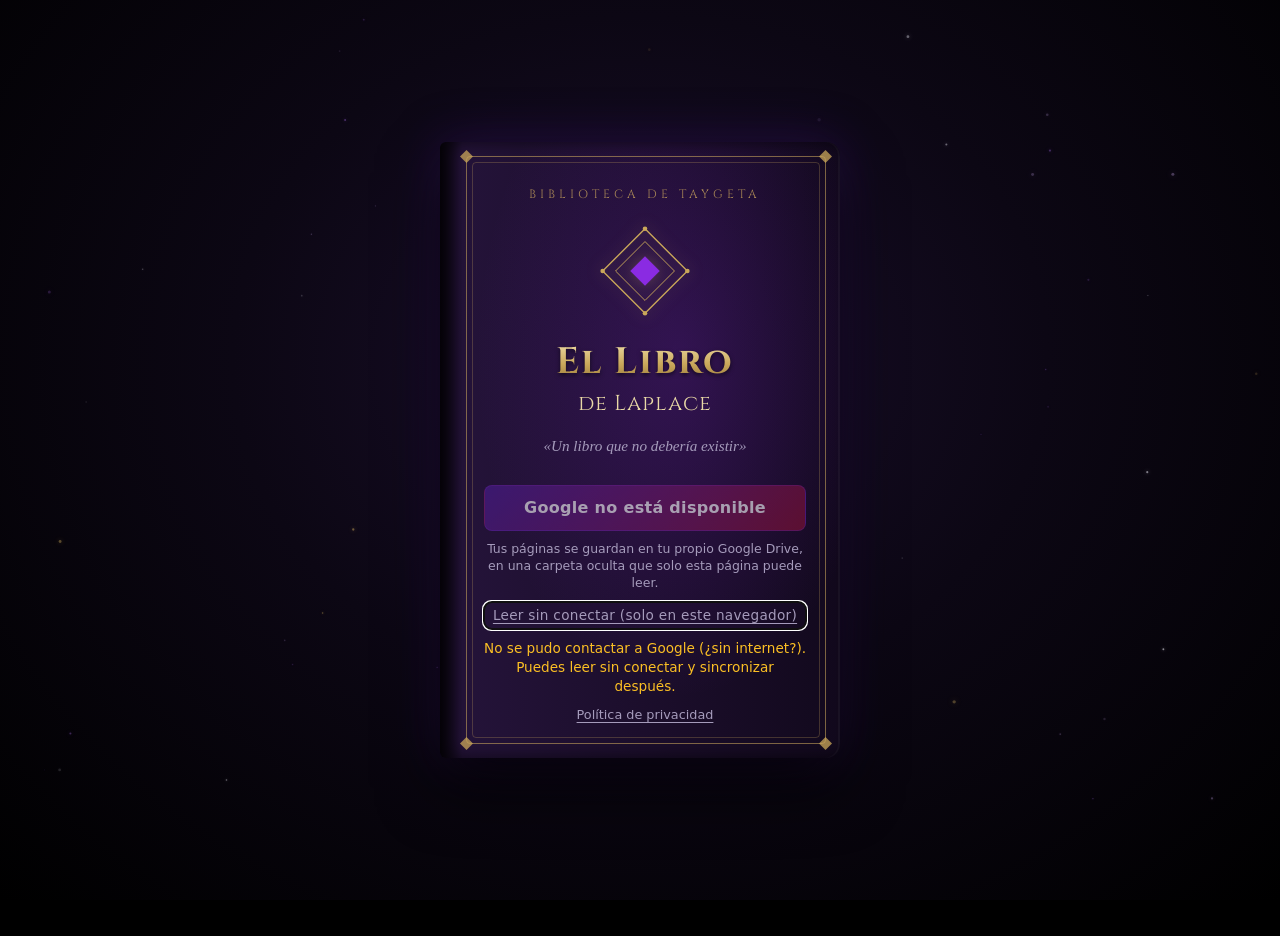
<file: index.html>
<!DOCTYPE html>
<html lang="es">
<head>
  <meta charset="UTF-8">
  <meta name="viewport" content="width=device-width, initial-scale=1.0">
  <title>Re:Episodios — El Libro de tu vida</title>
  <meta name="description" content="Un libro que no debería existir. Cada día, un título.">
  <meta name="theme-color" content="#07050a">
  <meta property="og:title" content="Re:Episodios — El Libro de tu vida">
  <meta property="og:description" content="Un libro que no debería existir. Cada día, un título.">
  <meta property="og:type" content="website">
  <link rel="icon" href="data:image/svg+xml,%3Csvg xmlns='http://www.w3.org/2000/svg' viewBox='0 0 32 32'%3E%3Crect width='32' height='32' rx='6' fill='%2307050a'/%3E%3Cpath d='M16 3L29 16L16 29L3 16Z' fill='none' stroke='%23c9a75a' stroke-width='2'/%3E%3Cpath d='M16 10L22 16L16 22L10 16Z' fill='%238a2be2'/%3E%3C/svg%3E">
  <link rel="preconnect" href="https://fonts.googleapis.com">
  <link rel="preconnect" href="https://fonts.gstatic.com" crossorigin>
  <link rel="stylesheet" href="https://fonts.googleapis.com/css2?family=Cinzel:wght@500;700&display=swap">
  <link rel="stylesheet" href="style.css">
</head>
<body class="con-portada">
  <!-- Portada que aparece cada que sse abre el libro o se entra a la pag -->
  <div class="portada" id="portada" role="dialog" aria-modal="true" aria-labelledby="portada-titulo">
    <div class="libro">
      <div class="libro-tapa">
        <span class="libro-esquina sup-izq"></span><span class="libro-esquina sup-der"></span>
        <span class="libro-esquina inf-izq"></span><span class="libro-esquina inf-der"></span>

        <p class="libro-sobre">Biblioteca de Taygeta</p>
        <svg class="libro-emblema" viewBox="0 0 100 100" aria-hidden="true">
          <path d="M50 4 L96 50 L50 96 L4 50 Z" fill="none" stroke="currentColor" stroke-width="1.5"/>
          <path d="M50 18 L82 50 L50 82 L18 50 Z" fill="none" stroke="currentColor" stroke-width="1"/>
          <path d="M50 34 L66 50 L50 66 L34 50 Z" class="emblema-centro"/>
          <circle cx="50" cy="4" r="2.5" fill="currentColor"/><circle cx="96" cy="50" r="2.5" fill="currentColor"/>
          <circle cx="50" cy="96" r="2.5" fill="currentColor"/><circle cx="4" cy="50" r="2.5" fill="currentColor"/>
        </svg>
        <h1 class="libro-titulo" id="portada-titulo">El Libro</h1>
        <p class="libro-nombre" id="portada-nombre" hidden></p>
        <p class="libro-lema">«Un libro que no debería existir»</p>

        <div class="libro-acciones">
          <button type="button" id="btn-abrir-google" disabled>Preparando la Biblioteca…</button>
          <p class="libro-nota" id="portada-nota">Tus páginas se guardan en tu propio Google Drive, en una carpeta oculta que solo esta página puede leer.</p>
          <button type="button" id="btn-abrir-local" class="enlace">Leer sin conectar (solo en este navegador)</button>
          <p class="libro-estado" id="portada-estado" role="status"></p>
          <a class="enlace-legal" href="privacidad.html">Política de privacidad</a>
        </div>
      </div>
    </div>
  </div>

  <!-- Ceniza flotando en el fondo de páginas quemadas antes de que llegara el usuario...jajaja -->
  <canvas id="ceniza" aria-hidden="true"></canvas>

  <!-- Aroma de la Bruja: aparece y se intensifica cada vez que el usuario quiere rendirse o contar acerca de la existencia de su habilidad -->
  <button type="button" class="aroma" id="aroma" hidden aria-label="Aroma de la Bruja">
    <span class="aroma-nucleo"></span>
    <span class="aroma-humo"></span>
    <span class="aroma-humo"></span>
  </button>

  <main class="app">

    <!-- 0) Barra de la nube (solo aparece si se configura GOOGLE_CLIENT_ID en app.js) -->
    <div class="barra-nube" id="barra-nube" hidden>
      <span id="estado-nube" role="status"></span>
      <button type="button" id="btn-nube" class="secundario" disabled>Conectar con Google</button>
    </div>

    <!-- 1) Formulario principal: el día de hoy (o el día que se haga clic) -->
    <header class="hero">
      <p class="fecha-label" id="fecha-label"></p>
      <h1 id="pregunta">¿Cuál es el título de este ciclo?</h1>
      <p class="fecha-especial" id="fecha-especial" hidden></p>

      <form id="form-episodio" autocomplete="off">
        <input type="text" id="titulo" maxlength="80" placeholder="Título del episodio" required>

        <details id="detalles">
          <summary>Añadir memorias y asignar ruta</summary>
          <textarea id="porque" rows="3" maxlength="500" placeholder="¿Qué memoria guarda este día? (opcional)"></textarea>
          <div class="fila">
            <select id="arco" aria-label="Arco">
              <option value="">Sin ruta</option>
            </select>
            <button type="button" id="btn-nuevo-arco" class="secundario">+ Nueva ruta</button>
          </div>
        </details>

        <div class="fila">
          <button type="submit" id="btn-guardar">Fijar punto de retorno</button>
          <button type="button" id="btn-borrar" class="peligro" hidden>Quemar página</button>
        </div>
        <p id="mensaje" role="status"></p>
      </form>
    </header>

    <!-- 2) Resumen del mes y la ruta actual -->
    <section class="resumen" id="resumen"></section>

    <!-- 3) Calendario del mes -->
    <section class="calendario">
      <div class="cal-nav">
        <button type="button" id="mes-prev" class="secundario" aria-label="Mes anterior">‹</button>
        <h2 id="mes-titulo"></h2>
        <button type="button" id="mes-next" class="secundario" aria-label="Mes siguiente">›</button>
      </div>
      <div class="cal-semana">
        <span>L</span><span>M</span><span>M</span><span>J</span><span>V</span><span>S</span><span>D</span>
      </div>
      <div class="cal-grid" id="cal-grid"></div>
    </section>

    <!-- 4) Arcos -->
    <section class="arcos">
      <h2>Rutas de tu historia</h2>
      <div id="lista-arcos"></div>
    </section>

    <!-- 5) Respaldo manual (sirve aunque no haya nube) -->
    <footer class="respaldo">
      <button type="button" id="btn-exportar" class="secundario">Exportar respaldo</button>
      <label class="boton-label secundario">
        Importar respaldo
        <input type="file" id="archivo-importar" accept=".json" hidden>
      </label>
      <a class="enlace-legal" href="privacidad.html">Política de privacidad</a>
    </footer>

  </main>
  <script src="app.js"></script>
</body>
</html>
</file>
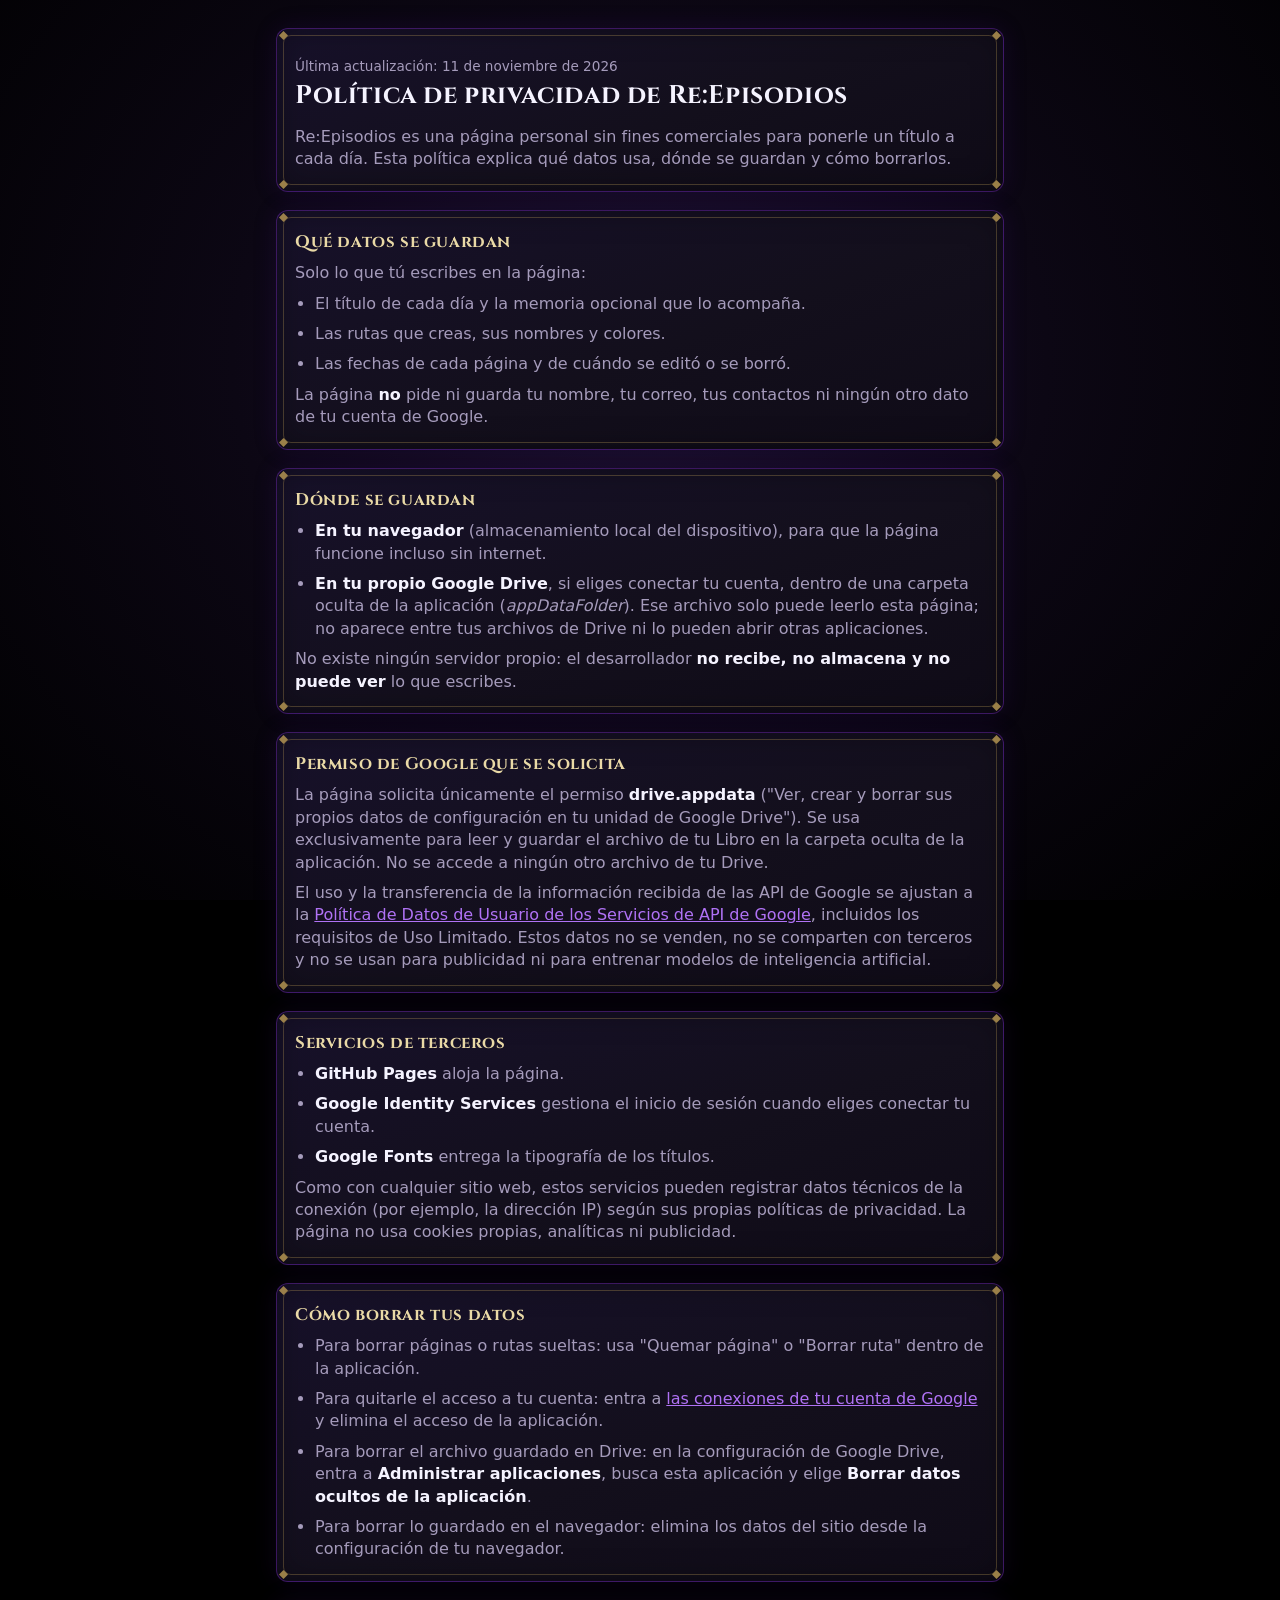
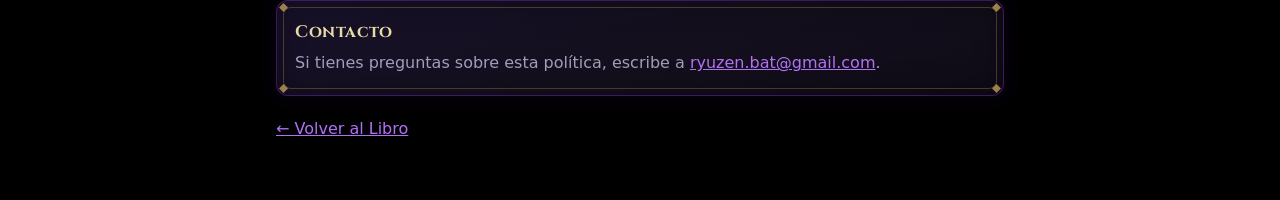
<file: privacidad.html>
<!DOCTYPE html>
<html lang="es">
<head>
  <meta charset="UTF-8">
  <meta name="viewport" content="width=device-width, initial-scale=1.0">
  <title>Política de privacidad — Re:Episodios</title>
  <meta name="theme-color" content="#07050a">
  <link rel="icon" href="data:image/svg+xml,%3Csvg xmlns='http://www.w3.org/2000/svg' viewBox='0 0 32 32'%3E%3Crect width='32' height='32' rx='6' fill='%2307050a'/%3E%3Cpath d='M16 3L29 16L16 29L3 16Z' fill='none' stroke='%23c9a75a' stroke-width='2'/%3E%3Cpath d='M16 10L22 16L16 22L10 16Z' fill='%238a2be2'/%3E%3C/svg%3E">
  <link rel="preconnect" href="https://fonts.googleapis.com">
  <link rel="preconnect" href="https://fonts.gstatic.com" crossorigin>
  <link rel="stylesheet" href="https://fonts.googleapis.com/css2?family=Cinzel:wght@500;700&display=swap">
  <link rel="stylesheet" href="style.css">
  <style>
    .legal { max-width: 760px; margin: 0 auto; padding: 28px 16px 60px; position: relative; z-index: 1; }
    .legal section { margin-top: 18px; }
    .legal h1 { font-size: 1.6rem; }
    .legal h2 { margin-bottom: 8px; color: #e9d9a6; }
    .legal p, .legal li { color: var(--tenue); margin-top: 8px; }
    .legal ul { padding-left: 20px; }
    .legal strong { color: var(--texto); }
    .legal a { color: var(--acento); }
    .legal .volver { display: inline-block; margin-top: 22px; }
  </style>
</head>
<body>
  <main class="legal">
    <header class="hero">
      <p class="fecha-label">Última actualización: 11 de noviembre de 2026</p>
      <h1>Política de privacidad de Re:Episodios</h1>
      <p style="color: var(--tenue)">Re:Episodios es una página personal sin fines comerciales para ponerle un título a cada día. Esta política explica qué datos usa, dónde se guardan y cómo borrarlos.</p>
    </header>

    <section>
      <h2>Qué datos se guardan</h2>
      <p>Solo lo que tú escribes en la página:</p>
      <ul>
        <li>El título de cada día y la memoria opcional que lo acompaña.</li>
        <li>Las rutas que creas, sus nombres y colores.</li>
        <li>Las fechas de cada página y de cuándo se editó o se borró.</li>
      </ul>
      <p>La página <strong>no</strong> pide ni guarda tu nombre, tu correo, tus contactos ni ningún otro dato de tu cuenta de Google.</p>
    </section>

    <section>
      <h2>Dónde se guardan</h2>
      <ul>
        <li><strong>En tu navegador</strong> (almacenamiento local del dispositivo), para que la página funcione incluso sin internet.</li>
        <li><strong>En tu propio Google Drive</strong>, si eliges conectar tu cuenta, dentro de una carpeta oculta de la aplicación (<em>appDataFolder</em>). Ese archivo solo puede leerlo esta página; no aparece entre tus archivos de Drive ni lo pueden abrir otras aplicaciones.</li>
      </ul>
      <p>No existe ningún servidor propio: el desarrollador <strong>no recibe, no almacena y no puede ver</strong> lo que escribes.</p>
    </section>

    <section>
      <h2>Permiso de Google que se solicita</h2>
      <p>La página solicita únicamente el permiso <strong>drive.appdata</strong> ("Ver, crear y borrar sus propios datos de configuración en tu unidad de Google Drive"). Se usa exclusivamente para leer y guardar el archivo de tu Libro en la carpeta oculta de la aplicación. No se accede a ningún otro archivo de tu Drive.</p>
      <p>El uso y la transferencia de la información recibida de las API de Google se ajustan a la <a href="https://developers.google.com/terms/api-services-user-data-policy" target="_blank" rel="noopener">Política de Datos de Usuario de los Servicios de API de Google</a>, incluidos los requisitos de Uso Limitado. Estos datos no se venden, no se comparten con terceros y no se usan para publicidad ni para entrenar modelos de inteligencia artificial.</p>
    </section>

    <section>
      <h2>Servicios de terceros</h2>
      <ul>
        <li><strong>GitHub Pages</strong> aloja la página.</li>
        <li><strong>Google Identity Services</strong> gestiona el inicio de sesión cuando eliges conectar tu cuenta.</li>
        <li><strong>Google Fonts</strong> entrega la tipografía de los títulos.</li>
      </ul>
      <p>Como con cualquier sitio web, estos servicios pueden registrar datos técnicos de la conexión (por ejemplo, la dirección IP) según sus propias políticas de privacidad. La página no usa cookies propias, analíticas ni publicidad.</p>
    </section>

    <section>
      <h2>Cómo borrar tus datos</h2>
      <ul>
        <li>Para borrar páginas o rutas sueltas: usa "Quemar página" o "Borrar ruta" dentro de la aplicación.</li>
        <li>Para quitarle el acceso a tu cuenta: entra a <a href="https://myaccount.google.com/connections" target="_blank" rel="noopener">las conexiones de tu cuenta de Google</a> y elimina el acceso de la aplicación.</li>
        <li>Para borrar el archivo guardado en Drive: en la configuración de Google Drive, entra a <strong>Administrar aplicaciones</strong>, busca esta aplicación y elige <strong>Borrar datos ocultos de la aplicación</strong>.</li>
        <li>Para borrar lo guardado en el navegador: elimina los datos del sitio desde la configuración de tu navegador.</li>
      </ul>
    </section>

    <section>
      <h2>Contacto</h2>
      <p>Si tienes preguntas sobre esta política, escribe a <a href="mailto:ryuzen.bat@gmail.com">ryuzen.bat@gmail.com</a>.</p>
    </section>

    <a class="volver" href="./">← Volver al Libro</a>
  </main>
</body>
</html>
</file>
<file: style.css>
/* Todo el color vive en estas variables: cambiar la "fachada" = cambiar esto.
   Tema: Miasma de la Bruja de la Envidia + plateado de Emilia. */
:root {
  --bg: #07050a;              /* Oscuridad absoluta */
  --panel: #130f1c;           /* Violeta noche profundo */
  --borde: rgba(138, 43, 226, 0.35); /* Púrpura de barrera de maná */
  --texto: #f5f3ff;           /* Blanco plateado */
  --tenue: #a59bbb;           /* Gris morado */
  --acento: #b072f5;          /* Miasma (más claro que #8a2be2 para que se lea sobre fondo oscuro) */
  --acento-fuerte: #8a2be2;   /* Magia de sombra */
  --acento2: #be123c;         /* Sangre del retorno */
  --dorado: #fbbf24;          /* Emblema real / monedas de la capital */
  --peligro: #f43f5e;
  --degradado: linear-gradient(135deg, #4c1d95 0%, #881337 100%); /* Miasma → sangre */
  --resplandor: rgba(138, 43, 226, 0.4);
  --oro-apagado: rgba(212, 175, 95, 0.28);   /* filetes dorados de la tapa del libro */
  --fuente-tomo: Cinzel, Georgia, "Times New Roman", serif;
  /* Rombo dorado para las esquinas de las tarjetas */
  --rombo: url("data:image/svg+xml,%3Csvg xmlns='http://www.w3.org/2000/svg' viewBox='0 0 10 10'%3E%3Cpath d='M5 0L10 5L5 10L0 5Z' fill='%23c9a75a' fill-opacity='.75'/%3E%3C/svg%3E");
}

* { box-sizing: border-box; margin: 0; padding: 0; }

html { background: #000; }

body {
  /* Morado casi negro en el centro, negro puro en los bordes */
  background: radial-gradient(ellipse at 50% 40%, #1a0f2b 0%, #0c0714 45%, #000 100%) fixed;
  color: var(--texto);
  font-family: Inter, system-ui, -apple-system, "Segoe UI", Roboto, Arial, sans-serif;
  line-height: 1.4;
  min-height: 100dvh;
}

#ceniza {
  position: fixed; inset: 0;
  width: 100%; height: 100%;
  z-index: 0;
  pointer-events: none;
}

.app {
  position: relative;
  z-index: 1;
  max-width: 1100px;
  margin: 0 auto;
  padding: 20px 16px 60px;
  display: grid;
  gap: 20px;
  grid-template-columns: 1fr;
}

/* Tipografía de tomo antiguo para los títulos; Inter para el texto largo */
h1, h2 {
  font-family: var(--fuente-tomo);
  letter-spacing: 0.6px;
  font-weight: 700;
}
h1 { font-size: 1.45rem; line-height: 1.25; margin-bottom: 14px; }
h2 { font-size: 1.05rem; }

/* Tarjetas = tapas de un libro mágico: marco interior dorado + rombos en las esquinas */
section, .hero {
  position: relative;
  background: linear-gradient(160deg, #17112a 0%, var(--panel) 55%, #0f0b17 100%);
  border: 1px solid var(--borde);
  border-radius: 12px;
  padding: 20px 18px;
  box-shadow: 0 0 24px rgba(76, 29, 149, 0.15), inset 0 0 30px rgba(0, 0, 0, 0.35);
}
section::before, .hero::before {
  content: "";
  position: absolute; inset: 6px;
  border: 1px solid var(--oro-apagado);
  border-radius: 8px;
  pointer-events: none;
}
section::after, .hero::after {
  content: "";
  position: absolute; inset: 2px;
  background:
    var(--rombo) left top / 9px 9px no-repeat,
    var(--rombo) right top / 9px 9px no-repeat,
    var(--rombo) left bottom / 9px 9px no-repeat,
    var(--rombo) right bottom / 9px 9px no-repeat;
  pointer-events: none;
}

/* Divisor fino con rombo debajo de los títulos de sección */
.resumen h2, .arcos h2 {
  display: flex; align-items: center; gap: 10px;
  padding-bottom: 4px;
}
.resumen h2::before, .arcos h2::before {
  content: "◆"; color: #c9a75a; font-size: 0.6rem; opacity: 0.8;
}
.resumen h2::after, .arcos h2::after {
  content: ""; flex: 1; height: 1px;
  background: linear-gradient(to right, var(--oro-apagado), transparent);
}

.fecha-label { color: var(--tenue); font-size: 0.85rem; margin-bottom: 4px; }
.fecha-label::first-letter, .cal-nav h2::first-letter { text-transform: uppercase; }

/* Mensaje en fechas especiales (cumpleaños del amigo, Subaru, Rem y Ram, Emilia) */
.fecha-especial {
  margin: -6px 0 14px;
  padding: 8px 12px;
  border-left: 3px solid var(--dorado);
  background: rgba(251, 191, 36, 0.07);
  color: var(--dorado);
  font-size: 0.9rem;
  border-radius: 0 8px 8px 0;
}
.fecha-especial[hidden] { display: none; }

/* ---------- Formulario ---------- */
form { display: grid; gap: 12px; }

input[type="text"], textarea, select {
  width: 100%;
  padding: 12px;
  background: rgba(0, 0, 0, 0.45);
  color: var(--texto);
  border: 1px solid var(--borde);
  border-radius: 8px;
  font: inherit;
}
input::placeholder, textarea::placeholder { color: #6f6585; }
input[type="text"]:focus, textarea:focus, select:focus {
  outline: 2px solid var(--acento-fuerte);
  outline-offset: 1px;
  box-shadow: 0 0 12px var(--resplandor);
}
textarea { resize: vertical; margin: 10px 0; }
select option { background: var(--panel); }

summary { cursor: pointer; color: var(--tenue); padding: 4px 0; }
summary:hover { color: var(--acento); }

.fila { display: flex; gap: 10px; flex-wrap: wrap; align-items: center; }
.fila select { flex: 1; min-width: 150px; }

button, .boton-label {
  padding: 11px 16px;
  border-radius: 8px;
  border: 1px solid var(--borde);
  background: var(--degradado);
  color: #fff;
  font: inherit;
  font-weight: 700;
  letter-spacing: 0.3px;
  cursor: pointer;
  transition: filter 0.15s, box-shadow 0.15s;
}
button.secundario, .boton-label.secundario {
  background: transparent;
  color: var(--texto);
  font-weight: 500;
}
button.peligro {
  background: transparent;
  color: var(--peligro);
  border-color: var(--peligro);
  font-weight: 500;
}
button:hover, .boton-label:hover { filter: brightness(1.2); box-shadow: 0 0 10px var(--resplandor); }
/* "Quemar página": brasa rojiza al pasar el cursor */
button.peligro:hover {
  background: rgba(244, 63, 94, 0.08);
  box-shadow: 0 0 14px rgba(244, 63, 94, 0.55), inset 0 -6px 12px rgba(251, 146, 60, 0.18);
  text-shadow: 0 0 8px rgba(251, 146, 60, 0.7);
}

/* Confirmaciones en ámbar, a juego con los filetes dorados */
#mensaje {
  min-height: 1.2em;
  white-space: pre-line;   /* permite una segunda línea con un susurro */
  color: var(--dorado);
  text-shadow: 0 0 10px rgba(251, 191, 36, 0.35);
  font-size: 0.9rem;
}

/* ---------- Resumen ---------- */
.resumen p { margin-top: 6px; color: var(--tenue); }
.resumen strong { color: var(--texto); }

/* ---------- Calendario ---------- */
.cal-nav { display: flex; align-items: center; justify-content: space-between; margin-bottom: 12px; }

.cal-nav button { padding: 6px 14px; font-size: 1.1rem; }

.cal-semana, .cal-grid { display: grid; grid-template-columns: repeat(7, 1fr); gap: 6px; }
.cal-semana { margin-bottom: 6px; text-align: center; color: var(--tenue); font-size: 0.8rem; }

.cal-grid .vacia { visibility: hidden; }

.dia {
  display: flex;
  flex-direction: column;
  gap: 4px;
  min-height: 52px;
  padding: 6px;
  text-align: left;
  background: rgba(0, 0, 0, 0.35);
  color: var(--texto);
  border: 1px solid transparent;
  border-radius: 8px;
  font-weight: 400;
}
.dia:disabled { opacity: 0.3; cursor: default; }
.dia:disabled:hover { filter: none; box-shadow: none; }
.dia .num { font-size: 0.8rem; color: var(--tenue); }
.dia .tit { font-size: 0.78rem; overflow: hidden; text-overflow: ellipsis; -webkit-line-clamp: 2; -webkit-box-orient: vertical; }
.dia.con-episodio { border-color: var(--borde); background: rgba(138, 43, 226, 0.10); }
.dia.con-episodio .num { color: var(--acento); font-weight: 700; }
.dia.hoy { outline: 2px solid var(--acento2); }
.dia.seleccionado {
  border: 2px solid var(--acento-fuerte);
  box-shadow: 0 0 12px var(--resplandor);
}
.dia.especial .num { color: var(--dorado); }

/* En celular: solo un puntito, sin título (no cabe) */
.dia .tit { display: none; }
.dia.con-episodio::after { content: "●"; color: var(--acento); font-size: 0.6rem; }

/* ---------- Arcos ---------- */
.arcos details { border-top: 1px solid var(--borde); padding: 8px 0; }
.arcos details:first-of-type { margin-top: 10px; }
.arcos ul { list-style: none; margin-top: 8px; display: grid; gap: 6px; }
.arcos li button {
  width: 100%;
  text-align: left;
  background: transparent;
  color: var(--texto);
  border: 1px solid transparent;
  font-weight: 400;
  padding: 6px 8px;
}
.arcos li button:hover { border-color: var(--borde); }
.vacio-msg { color: var(--tenue); font-size: 0.9rem; margin-top: 8px; }

/* ---------- Colores de las rutas ---------- */
.punto-ruta {
  display: inline-block;
  width: 9px; height: 9px;
  margin: 0 7px 1px 2px;
  border-radius: 50%;
  background: var(--ruta);
  box-shadow: 0 0 6px var(--ruta);
  vertical-align: middle;
}

/* Día que pertenece a una ruta: tinte, franja lateral y número del color de la ruta */
.dia.con-ruta {
  border-color: color-mix(in srgb, var(--ruta) 45%, transparent);
  background: color-mix(in srgb, var(--ruta) 11%, rgba(0, 0, 0, 0.35));
  box-shadow: inset 3px 0 0 var(--ruta);
}
.dia.con-ruta .num { color: var(--ruta); }
.dia.con-ruta.con-episodio::after { color: var(--ruta); }
.dia.con-ruta.seleccionado {
  border-color: var(--acento-fuerte);
  box-shadow: inset 3px 0 0 var(--ruta), 0 0 12px var(--resplandor);
}

.ruta-acciones {
  display: flex; flex-wrap: wrap; align-items: center; gap: 8px;
  margin-top: 10px;
  padding-top: 10px;
  border-top: 1px dashed rgba(212, 175, 95, 0.18);
}
.ruta-colores { display: flex; gap: 6px; width: 100%; }
button.muestra {
  width: 22px; height: 22px;
  padding: 0;
  border-radius: 50%;
  border: 2px solid transparent;
  background: var(--ruta);
  box-shadow: 0 0 0 1px rgba(0, 0, 0, 0.5) inset;
}
button.muestra[aria-pressed="true"] {
  border-color: var(--texto);
  box-shadow: 0 0 10px var(--ruta);
}
button.chico { padding: 6px 12px; font-size: 0.85rem; }

/* ---------- Respaldo ---------- */
.respaldo { display: flex; gap: 10px; flex-wrap: wrap; align-items: center; }
.enlace-legal { color: var(--tenue); font-size: 0.8rem; text-underline-offset: 3px; }
.enlace-legal:hover { color: var(--texto); }
.respaldo .enlace-legal { margin-left: auto; }
.boton-label { display: inline-block; }

/* ---------- Barra de la nube ---------- */
.barra-nube {
  display: flex;
  gap: 12px;
  align-items: center;
  justify-content: space-between;
  flex-wrap: wrap;
  padding: 10px 14px;
  background: var(--panel);
  border: 1px solid var(--borde);
  border-radius: 12px;
  font-size: 0.9rem;
  color: var(--tenue);
}
.barra-nube[hidden] { display: none; }
/* Páginas sin subir o mucho tiempo sin respaldo: ámbar que respira */
.barra-nube.alerta {
  border-color: rgba(251, 191, 36, 0.55);
  color: var(--dorado);
  animation: respirar 2.8s ease-in-out infinite;
}
@keyframes respirar {
  0%, 100% { box-shadow: 0 0 0 rgba(251, 191, 36, 0); }
  50% { box-shadow: 0 0 16px rgba(251, 191, 36, 0.3); }
}

/* =====================================================
   PORTADA: la tapa del Libro en la Biblioteca de Taygeta
   ===================================================== */
body.con-portada { overflow: hidden; }
body.con-portada .app, body.con-portada .aroma { visibility: hidden; }

.portada {
  position: fixed; inset: 0; z-index: 800;
  display: grid; place-items: center;
  padding: 24px 16px;
  overflow-y: auto;
  perspective: 1600px;
}
.portada[hidden] { display: none; }

.libro {
  position: relative;
  width: min(400px, 100%);
  transform-origin: left center;
  transform-style: preserve-3d;
  transition: transform 1.1s cubic-bezier(0.6, 0, 0.3, 1), opacity 1.1s ease;
  animation: aparecer-libro 1s ease;
}
.portada.abriendo .libro {
  transform: rotateY(-115deg);
  opacity: 0;
}

.libro-tapa {
  position: relative;
  min-height: 560px;
  padding: 44px 34px 34px 44px;
  display: flex; flex-direction: column; align-items: center; justify-content: center;
  text-align: center;
  border-radius: 6px 14px 14px 6px;
  /* Cuero violeta oscuro con lomo a la izquierda */
  background:
    radial-gradient(ellipse at 60% 35%, rgba(138, 43, 226, 0.22), transparent 60%),
    linear-gradient(90deg, #0b0511 0px, #1d0f2e 16px, #241339 22px, #1a0d29 60%, #12091d 100%);
  box-shadow:
    inset 10px 0 18px rgba(0, 0, 0, 0.65),
    inset -2px 0 0 rgba(255, 255, 255, 0.04),
    0 30px 60px rgba(0, 0, 0, 0.7),
    0 0 50px rgba(76, 29, 149, 0.35);
}
/* Doble filete dorado */
.libro-tapa::before, .libro-tapa::after {
  content: "";
  position: absolute;
  border-radius: 4px;
  pointer-events: none;
}
.libro-tapa::before { inset: 14px 14px 14px 26px; border: 1px solid rgba(212, 175, 95, 0.55); }
.libro-tapa::after  { inset: 20px 20px 20px 32px; border: 1px solid rgba(212, 175, 95, 0.25); }

.libro-esquina {
  position: absolute;
  width: 13px; height: 13px;
  background: var(--rombo) center / contain no-repeat;
}
.sup-izq { top: 8px; left: 20px; }
.sup-der { top: 8px; right: 8px; }
.inf-izq { bottom: 8px; left: 20px; }
.inf-der { bottom: 8px; right: 8px; }

.libro-sobre {
  font-family: var(--fuente-tomo);
  font-size: 0.75rem;
  letter-spacing: 4px;
  text-transform: uppercase;
  color: rgba(212, 175, 95, 0.75);
  margin-bottom: 22px;
}
.libro-emblema {
  width: 92px; height: 92px;
  color: #c9a75a;
  margin-bottom: 22px;
  filter: drop-shadow(0 0 8px rgba(201, 167, 90, 0.35));
}
.emblema-centro { fill: #8a2be2; animation: palpitar 3.2s ease-in-out infinite; transition: fill 0.6s; }
.libro-emblema { cursor: pointer; transition: filter 0.6s, transform 0.6s; }
/* Las siete Brujas reunidas: el emblema se oscurece y late con miasma */
.libro-emblema.reunidas {
  filter: drop-shadow(0 0 18px rgba(138, 43, 226, 0.95));
  transform: scale(1.08);
}
.libro-emblema.reunidas .emblema-centro { fill: #120018; }

.libro-titulo {
  font-family: var(--fuente-tomo);
  font-size: 2.3rem;
  margin: 0;
  letter-spacing: 2px;
  /* Letras con dorado envejecido */
  background: linear-gradient(180deg, #f3e3b0 0%, #c9a75a 55%, #8f7136 100%);
  -webkit-background-clip: text; background-clip: text;
  color: transparent;
  filter: drop-shadow(0 2px 2px rgba(0, 0, 0, 0.6));
}
.libro-nombre {
  font-family: var(--fuente-tomo);
  font-size: 1.35rem;
  color: #e9d9a6;
  margin-top: 4px;
  letter-spacing: 1px;
}
.libro-nombre[hidden] { display: none; }
.libro-lema {
  font-family: Georgia, "Times New Roman", serif;
  font-style: italic;
  color: var(--tenue);
  font-size: 0.95rem;
  margin: 16px 0 28px;
}

.libro-acciones { display: grid; gap: 10px; width: 100%; }
.libro-acciones button[hidden] { display: none; }
.libro-acciones button:disabled { opacity: 0.6; cursor: wait; filter: none; box-shadow: none; }
.libro-nota { font-size: 0.78rem; color: var(--tenue); line-height: 1.35; }
.libro-nota[hidden] { display: none; }
.libro-estado { min-height: 1.2em; font-size: 0.85rem; color: var(--dorado); }

button.enlace {
  background: none;
  border: none;
  padding: 4px;
  color: var(--tenue);
  font-weight: 400;
  font-size: 0.85rem;
  text-decoration: underline;
  text-underline-offset: 3px;
}
button.enlace:hover { color: var(--texto); box-shadow: none; }

@keyframes aparecer-libro {
  from { opacity: 0; transform: translateY(14px) scale(0.98); }
  to   { opacity: 1; transform: none; }
}

@media (max-width: 420px) {
  .libro-tapa { min-height: 520px; padding: 40px 26px 30px 38px; }
  .libro-titulo { font-size: 2rem; }
}

/* =====================================================
   DEDICATORIA (se muestra una sola vez)
   ===================================================== */
.dedicatoria {
  position: fixed; inset: 0; z-index: 900;
  display: grid; place-items: center;
  padding: 20px;
  background: rgba(7, 5, 10, 0.88);
  animation: aparecer 0.6s ease;
}
.dedicatoria-caja {
  max-width: 460px;
  background: var(--panel);
  border: 1px solid var(--borde);
  border-radius: 14px;
  padding: 28px 24px;
  text-align: center;
  box-shadow: 0 0 40px rgba(138, 43, 226, 0.3);
}
.dedicatoria-caja h2 { font-family: var(--fuente-tomo); font-size: 1.5rem; margin-bottom: 14px; color: var(--texto); }

/* =====================================================
   AROMA DE LA BRUJA
   --nivel va de 0 a 1 y lo pone app.js
   ===================================================== */
.aroma {
  --nivel: 0.15;
  position: fixed; top: 14px; right: 14px; z-index: 50;
  width: 34px; height: 34px;
  padding: 0;
  border-radius: 50%;
  border: 1px solid rgba(138, 43, 226, calc(0.2 + var(--nivel) * 0.6));
  background: rgba(7, 5, 10, 0.7);
  display: grid; place-items: center;
  overflow: visible;
}
.aroma[hidden] { display: none; }
@media (max-width: 899px) { .aroma { top: auto; bottom: 16px; right: 16px; } }
.aroma:hover { filter: none; }
.aroma-nucleo {
  width: calc(8px + var(--nivel) * 12px);
  height: calc(8px + var(--nivel) * 12px);
  border-radius: 50%;
  background: radial-gradient(circle, #d8b4fe 0%, #8a2be2 45%, transparent 75%);
  box-shadow: 0 0 calc(6px + var(--nivel) * 26px) rgba(138, 43, 226, calc(0.4 + var(--nivel) * 0.6));
  animation: palpitar 3s ease-in-out infinite;
}
.aroma-humo {
  position: absolute; left: 50%; bottom: 50%;
  width: 10px; height: 10px; margin-left: -5px;
  border-radius: 50%;
  background: rgba(138, 43, 226, calc(0.15 + var(--nivel) * 0.5));
  filter: blur(4px);
  animation: humear 3.2s ease-out infinite;
  opacity: 0;
  pointer-events: none;
}
.aroma-humo:nth-child(3) { animation-delay: 1.6s; }
.aroma.recien { animation: destello 1.2s ease; }

@keyframes palpitar { 0%, 100% { opacity: 0.75; } 50% { opacity: 1; } }
@keyframes humear {
  0%   { opacity: 0; transform: translate(0, 0) scale(0.6); }
  25%  { opacity: 1; }
  100% { opacity: 0; transform: translate(-6px, calc(-18px - var(--nivel) * 22px)) scale(calc(1.2 + var(--nivel) * 1.6)); }
}
@keyframes destello {
  0%   { box-shadow: 0 0 0 rgba(138, 43, 226, 0); }
  40%  { box-shadow: 0 0 40px 12px rgba(138, 43, 226, 0.7); }
  100% { box-shadow: 0 0 0 rgba(138, 43, 226, 0); }
}
.dedicatoria-caja p { color: var(--tenue); margin-bottom: 20px; white-space: pre-line; }

/* =====================================================
   EL TABÚ: el tiempo se detiene y la Bruja susurra
   ===================================================== */
body.tiempo-detenido .app {
  filter: grayscale(1) brightness(0.35);
  transition: filter 0.4s;
  pointer-events: none;
}

.tabu {
  position: fixed; inset: 0; z-index: 1000;
  overflow: hidden;
  display: grid; place-items: center;
  background: radial-gradient(circle at center, rgba(40, 0, 55, 0.6) 0%, rgba(4, 0, 8, 0.98) 60%);
  animation: aparecer 0.5s ease forwards;
  cursor: default;
}
.tabu.saliendo { animation: desaparecer 0.8s ease forwards; }

/* Las "manos" de sombra que se arrastran desde los bordes hacia el centro */
.brazo {
  position: absolute;
  left: 50%; top: 50%;
  width: 70vmax; height: 12vmax;
  margin-top: -6vmax;
  transform-origin: 0% 50%;
  transform: rotate(var(--ang));
  pointer-events: none;
}
.sombra {
  width: 100%; height: 100%;
  background: linear-gradient(to left, #000 0%, #030006 75%, rgba(45, 0, 70, 0.85) 93%, transparent 100%);
  box-shadow: 0 0 40px rgba(138, 43, 226, 0.25);
  border-radius: 50% 0 0 50% / 50% 0 0 50%;
  filter: blur(5px);
  transform-origin: 100% 50%;   /* crece desde el borde de la pantalla hacia el centro */
  transform: scaleX(0);
  animation: arrastrar 2.6s cubic-bezier(0.5, 0, 0.3, 1) forwards;
}

.corazon {
  position: relative; z-index: 2;
  font-size: clamp(4rem, 14vw, 8rem);
  line-height: 1;
  color: var(--acento2);
  text-shadow: 0 0 30px rgba(190, 18, 60, 0.8);
  animation: latido 1.1s ease-in-out infinite;
}
.tabu.apretando .corazon { animation: apretar 1.1s ease-in-out infinite; }

.susurro {
  position: absolute; z-index: 1;
  font-family: Georgia, "Times New Roman", serif;
  color: rgba(214, 180, 255, 0.85);
  text-shadow: 0 0 12px rgba(138, 43, 226, 0.9);
  white-space: nowrap;
  opacity: 0;
  animation: susurrar 2.4s ease-in-out forwards;
  pointer-events: none;
}

.tabu-texto {
  position: absolute; bottom: 12%; left: 0; right: 0; z-index: 3;
  text-align: center;
  font-family: var(--fuente-tomo);
  font-size: clamp(1.1rem, 3.5vw, 1.6rem);
  color: #e9d5ff;
  letter-spacing: 2px;
  opacity: 0;
  animation: aparecer 1.2s ease 1.6s forwards;
}

@keyframes aparecer   { from { opacity: 0; } to { opacity: 1; } }
@keyframes desaparecer { from { opacity: 1; } to { opacity: 0; } }
@keyframes latido {
  0%, 100% { transform: scale(1); }
  15% { transform: scale(1.18); }
  30% { transform: scale(1); }
  45% { transform: scale(1.12); }
}
@keyframes apretar {
  0%, 100% { transform: scale(0.9, 0.95); filter: brightness(0.8); }
  20% { transform: scale(0.72, 0.85); filter: brightness(0.5); }
  50% { transform: scale(0.95, 1); filter: brightness(1); }
}
@keyframes arrastrar {
  0%   { transform: scaleX(0); }
  100% { transform: scaleX(0.82); }
}
@keyframes susurrar {
  0%   { opacity: 0; transform: translateY(6px) scale(0.95); }
  35%  { opacity: 1; }
  100% { opacity: 0; transform: translateY(-14px) scale(1.05); }
}

@media (prefers-reduced-motion: reduce) {
  .tabu, .sombra, .corazon, .susurro, .tabu-texto, .dedicatoria { animation-duration: 0.01s !important; animation-iteration-count: 1 !important; }
  .sombra { transform: scaleX(0.82); }
  .susurro { opacity: 0.8; }
  .aroma-nucleo, .aroma-humo, .aroma.recien, .barra-nube.alerta, .emblema-centro, .libro { animation: none; }
  .libro { transition: none; }
}

/* ---------- Pantalla grande ---------- */
@media (min-width: 900px) {
  .app {
    grid-template-columns: 380px 1fr;
    grid-template-areas:
      "nube nube"
      "hero cal"
      "resumen cal"
      "arcos cal"
      "foot foot";
    align-items: start;
  }
  .barra-nube { grid-area: nube; }
  .hero { grid-area: hero; }
  .resumen { grid-area: resumen; }
  .calendario { grid-area: cal; }
  .arcos { grid-area: arcos; }
  .respaldo { grid-area: foot; }

  h1 { font-size: 1.65rem; }
  .dia { min-height: 96px; }
  .dia .tit { display: -webkit-box; }
  .dia.con-episodio::after { content: none; }
}
</file>
